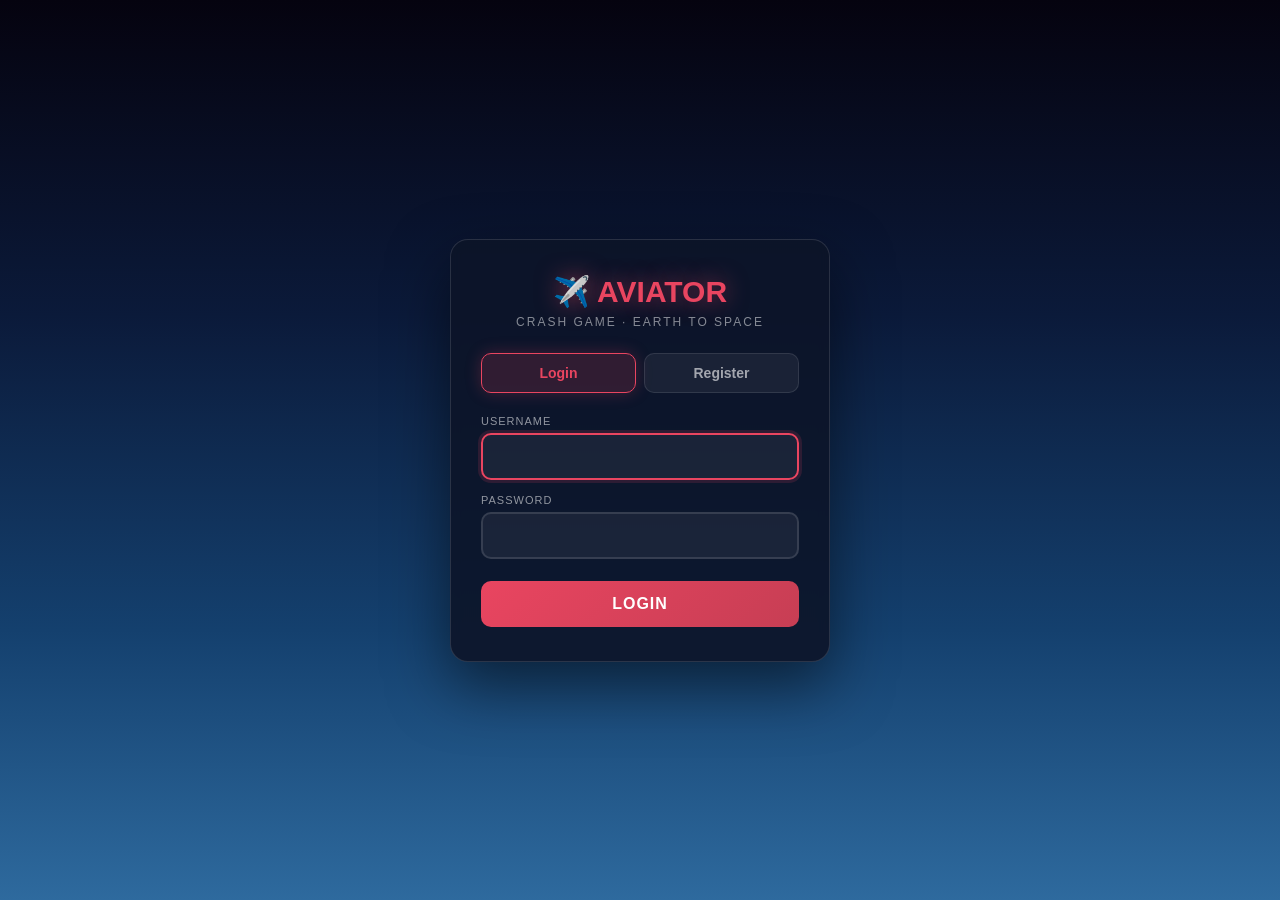
<file: index.html>
<!DOCTYPE html>
<html lang="en">
<head>
    <meta charset="UTF-8">
    <meta name="viewport" content="width=device-width, initial-scale=1.0">
    <title>Aviator - Crash Game</title>
    <link rel="stylesheet" href="css/style.css">
</head>
<body>
    <div class="game-container">
        <!-- ===================== HEADER ===================== -->
        <header class="header">
            <div class="logo">✈️ AVIATOR</div>
            <div class="header-right">
                <span class="player-chip">
                    <span id="playerNameLabel">Player</span>
                    <button class="edit-name" onclick="openNameModal()" title="Edit name">✎</button>
                </span>
                <button class="icon-btn" id="soundBtn" onclick="toggleSound()" title="Toggle sound">🔊</button>
                <button class="btn btn-small btn-cancel" onclick="logout()">Logout</button>
                <div class="balance">Balance: $<span id="balance">0.00</span></div>
                <button class="btn btn-small btn-deposit" onclick="openWallet('deposit')">Deposit</button>
                <button class="btn btn-small btn-withdraw" id="withdrawBtn" onclick="openWallet('withdraw')">Withdraw</button>
            </div>
        </header>

        <!-- ===================== GAME + SIDE PANEL ===================== -->
        <div class="main-row">
            <div class="game-area" id="gameArea">
                <div class="sky"></div>
                <div class="sun"></div>
                <div class="clouds" id="clouds"></div>
                <div class="stars" id="stars"></div>
                <div class="ground"></div>

                <div class="mountain ridge-back" style="left: 6%;"></div>
                <div class="mountain ridge-back" style="left: 30%;"></div>
                <div class="mountain ridge-back" style="left: 55%;"></div>
                <div class="mountain ridge-back" style="left: 78%;"></div>

                <div class="mountain ridge-front" style="left: 16%;"></div>
                <div class="mountain ridge-front" style="left: 44%;"></div>
                <div class="mountain ridge-front" style="left: 68%;"></div>
                <div class="mountain ridge-front" style="left: 88%;"></div>

                <svg class="flight-svg" id="flightSvg">
                    <polyline class="guide-line" id="guideLine" points=""/>
                </svg>

                <div class="round-info" id="roundInfo"></div>

                <div class="chips" id="chips"></div>
                <div class="auto-line" id="autoLine"></div>

                <div class="plane-container" id="plane">
                    <div class="plane">
                        <svg class="jet" viewBox="0 0 160 64" xmlns="http://www.w3.org/2000/svg" aria-label="JF-17 Thunder">
                            <path class="jet-wing" d="M102 32 L64 7 L38 29 L38 32 Z"/>
                            <path class="jet-wing" d="M102 32 L64 57 L38 35 L38 32 Z"/>
                            <path class="jet-tail" d="M40 32 L24 20 L12 30 Z"/>
                            <path class="jet-tail" d="M40 32 L24 44 L12 34 Z"/>
                            <path class="jet-fin" d="M36 32 L27 14 L12 24 L12 32 Z"/>
                            <path class="jet-body" d="M152 32 L140 26 L120 23 L28 25 L9 32 L28 39 L120 41 L140 38 Z"/>
                            <ellipse class="jet-canopy" cx="116" cy="32" rx="11" ry="4.2"/>
                            <path class="jet-intake" d="M144 32 L136 35 L136 38 L146 36 Z"/>
                            <line class="jet-line" x1="100" y1="32" x2="60" y2="32"/>
                            <line class="jet-line" x1="84" y1="26" x2="64" y2="10"/>
                            <line class="jet-line" x1="84" y1="38" x2="64" y2="54"/>
                        </svg>
                    </div>
                    <div class="trail"></div>
                    <div class="explosion" id="explosion">💥</div>
                </div>

                <div class="multiplier-display waiting" id="multiplier"></div>
                <div class="message" id="message"></div>
            </div>

            <div class="side-panel">
                <div class="panel-tabs">
                    <button class="tab active" data-tab="live" onclick="switchPanel('live')">Live</button>
                    <button class="tab" data-tab="history" onclick="switchPanel('history')">Rounds</button>
                </div>
                <div class="panel-content" id="panelLive">
                    <div class="feed" id="liveFeed"></div>
                </div>
                <div class="panel-content hidden" id="panelHistory">
                    <div class="rounds-list" id="roundsList"></div>
                </div>
            </div>
        </div>

        <!-- ===================== CONTROLS ===================== -->
        <div class="controls">
            <div class="bet-section">
                <div class="input-group">
                    <label>Bet Amount</label>
                    <input type="number" id="betAmount" value="10.00" min="1" step="1">
                </div>

                <div class="auto-cashout">
                    <input type="checkbox" id="autoCashoutCheck">
                    <label for="autoCashoutCheck">Auto cashout at</label>
                    <input type="number" id="autoCashoutValue" value="2.00" min="1.01" step="0.01">
                </div>

                <button class="btn btn-bet" id="betBtn" onclick="placeBet()">Place Bet</button>
                <button class="btn btn-cancel" id="cancelBetBtn" onclick="cancelBet()" disabled>Cancel</button>
                <button class="btn btn-cashout" id="cashoutBtn" onclick="cashOut()" disabled>Cash Out</button>
            </div>
            <div class="round-status" id="roundStatus">Waiting for the next round…</div>
        </div>
    </div>

    <!-- ===================== NAME MODAL ===================== -->
    <div class="modal-overlay" id="nameModal">
        <div class="modal">
            <h2>👋 Welcome to Aviator</h2>
            <p class="hint">Choose a display name. Your starting balance is $1,000.00.</p>
            <div class="input-group">
                <label>Player Name</label>
                <input type="text" id="nameInput" maxlength="16" placeholder="Enter your name">
            </div>
            <div class="modal-buttons">
                <button class="btn btn-bet" onclick="saveName()">Start Playing</button>
            </div>
        </div>
    </div>

    <!-- ===================== WALLET MODAL ===================== -->
    <div class="modal-overlay" id="walletModal">
        <div class="modal">
            <div class="modal-head">
                <h2>💳 Wallet</h2>
                <button class="modal-close" onclick="closeModal('walletModal')">✕</button>
            </div>
            <p class="hint">Deposits and withdrawals require <b>admin approval</b> before they affect your balance.</p>

            <div class="wallet-stats">
                <div class="wallet-stat">
                    <div class="label">Available Balance</div>
                    <div class="value" id="walletBalance">$0.00</div>
                </div>
                <div class="wallet-stat">
                    <div class="label">Pending Deposit</div>
                    <div class="value pending" id="walletPendingDeposit">$0.00</div>
                </div>
                <div class="wallet-stat">
                    <div class="label">Pending Withdraw</div>
                    <div class="value pending" id="walletPendingWithdraw">$0.00</div>
                </div>
            </div>

            <div class="input-group">
                <label>Amount</label>
                <input type="number" id="walletAmount" min="1" step="1" placeholder="0.00">
            </div>
            <div class="modal-buttons">
                <button class="btn btn-deposit" id="walletDepositBtn" onclick="requestDeposit()">Request Deposit</button>
                <button class="btn btn-withdraw" id="walletWithdrawBtn" onclick="requestWithdraw()">Request Withdrawal</button>
            </div>

            <div class="tx-list">
                <h3>Transaction History</h3>
                <div id="walletTxList"></div>
            </div>
        </div>
    </div>

    <div class="toasts" id="toasts"></div>

    <script src="js/music.js"></script>
    <script src="js/game.js"></script>
</body>
</html>
</file>
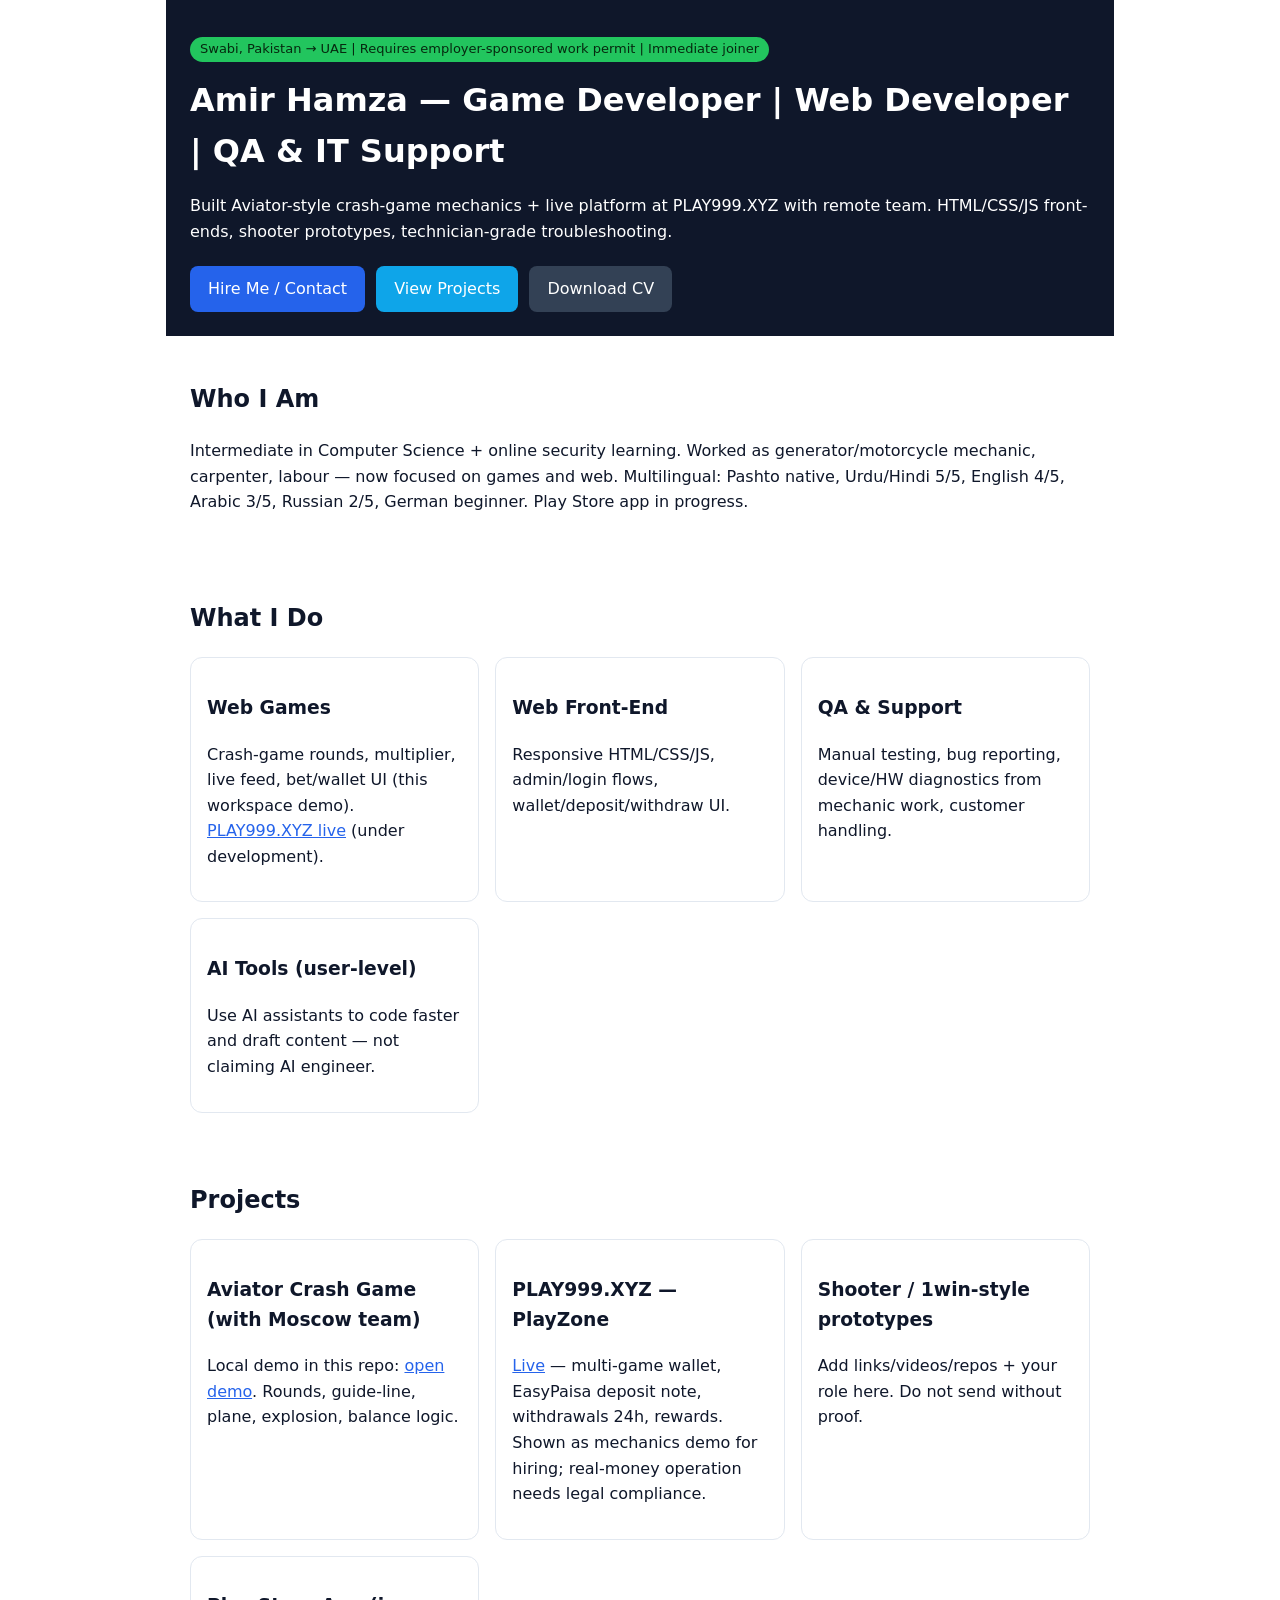
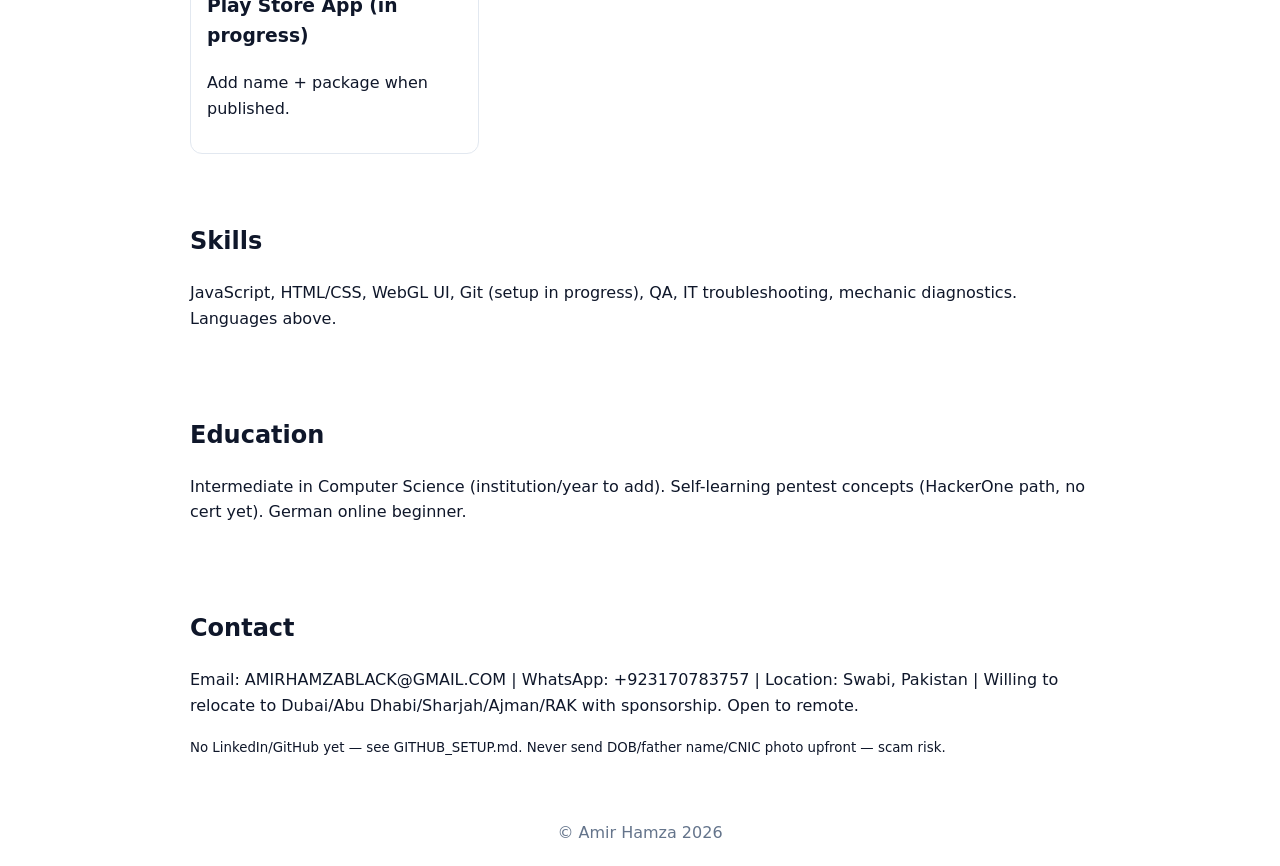
<file: portfolio/index.html>
<!DOCTYPE html>
<html lang="en">
<head>
<meta charset="UTF-8">
<meta name="viewport" content="width=device-width, initial-scale=1.0">
<title>Amir Hamza — Game Developer | Web Developer | QA & IT Support</title>
<meta name="description" content="Amir Hamza (Swabi, Pakistan) — Web game developer (Aviator-style crash games, PLAY999.XYZ), HTML/CSS/JS, shooter prototypes, QA & IT Support. Open to UAE employer-sponsored roles.">
<meta property="og:title" content="Amir Hamza — Game & Web Developer">
<meta property="og:description" content="Live game mechanics + web front-ends. Pakistan → UAE with work permit sponsorship.">
<meta property="og:type" content="website">
<script type="application/ld+json">{"@context":"https://schema.org","@type":"Person","name":"Amir Hamza","jobTitle":"Game Developer, Web Developer","address":{"@type":"PostalAddress","addressLocality":"Swabi","addressCountry":"PK"},"email":"mailto:AMIRHAMZABLACK@GMAIL.COM","knowsAbout":["JavaScript","HTML","CSS","WebGL","Game QA","IT Support"]}</script>
<style>body{font-family:system-ui,Arial;margin:0;line-height:1.6;color:#0f172a}header,section{max-width:900px;margin:auto;padding:24px}header{background:#0f172a;color:#fff}h1{margin:0}.badge{display:inline-block;background:#22c55e;color:#06290f;padding:2px 10px;border-radius:20px;font-size:13px}.grid{display:grid;grid-template-columns:repeat(auto-fit,minmax(240px,1fr));gap:16px}.card{border:1px solid #e2e8f0;border-radius:12px;padding:16px}a{color:#2563eb}.btn{display:inline-block;background:#2563eb;color:#fff;padding:10px 18px;border-radius:8px;text-decoration:none;margin:6px 6px 0 0}footer{text-align:center;padding:20px;color:#64748b}</style>
</head>
<body>
<header>
<p class="badge">Swabi, Pakistan → UAE | Requires employer-sponsored work permit | Immediate joiner</p>
<h1>Amir Hamza — Game Developer | Web Developer | QA & IT Support</h1>
<p>Built Aviator-style crash-game mechanics + live platform at PLAY999.XYZ with remote team. HTML/CSS/JS front-ends, shooter prototypes, technician-grade troubleshooting.</p>
<a class="btn" href="#contact">Hire Me / Contact</a>
<a class="btn" style="background:#0ea5e9" href="#projects">View Projects</a>
<a class="btn" style="background:#334155" href="../cv/MASTER_CV.md">Download CV</a>
</header>
<section><h2>Who I Am</h2><p>Intermediate in Computer Science + online security learning. Worked as generator/motorcycle mechanic, carpenter, labour — now focused on games and web. Multilingual: Pashto native, Urdu/Hindi 5/5, English 4/5, Arabic 3/5, Russian 2/5, German beginner. Play Store app in progress.</p></section>
<section><h2>What I Do</h2><div class="grid">
<div class="card"><h3>Web Games</h3><p>Crash-game rounds, multiplier, live feed, bet/wallet UI (this workspace demo). <a href="https://play999.xyz">PLAY999.XYZ live</a> (under development).</p></div>
<div class="card"><h3>Web Front-End</h3><p>Responsive HTML/CSS/JS, admin/login flows, wallet/deposit/withdraw UI.</p></div>
<div class="card"><h3>QA & Support</h3><p>Manual testing, bug reporting, device/HW diagnostics from mechanic work, customer handling.</p></div>
<div class="card"><h3>AI Tools (user-level)</h3><p>Use AI assistants to code faster and draft content — not claiming AI engineer.</p></div>
</div></section>
<section id="projects"><h2>Projects</h2><div class="grid">
<div class="card"><h3>Aviator Crash Game (with Moscow team)</h3><p>Local demo in this repo: <a href="../index.html">open demo</a>. Rounds, guide-line, plane, explosion, balance logic.</p></div>
<div class="card"><h3>PLAY999.XYZ — PlayZone</h3><p><a href="https://play999.xyz">Live</a> — multi-game wallet, EasyPaisa deposit note, withdrawals 24h, rewards. Shown as mechanics demo for hiring; real-money operation needs legal compliance.</p></div>
<div class="card"><h3>Shooter / 1win-style prototypes</h3><p>Add links/videos/repos + your role here. Do not send without proof.</p></div>
<div class="card"><h3>Play Store App (in progress)</h3><p>Add name + package when published.</p></div>
</div></section>
<section><h2>Skills</h2><p>JavaScript, HTML/CSS, WebGL UI, Git (setup in progress), QA, IT troubleshooting, mechanic diagnostics. Languages above.</p></section>
<section><h2>Education</h2><p>Intermediate in Computer Science (institution/year to add). Self-learning pentest concepts (HackerOne path, no cert yet). German online beginner.</p></section>
<section id="contact"><h2>Contact</h2><p>Email: AMIRHAMZABLACK@GMAIL.COM | WhatsApp: +923170783757 | Location: Swabi, Pakistan | Willing to relocate to Dubai/Abu Dhabi/Sharjah/Ajman/RAK with sponsorship. Open to remote.</p><p><small>No LinkedIn/GitHub yet — see GITHUB_SETUP.md. Never send DOB/father name/CNIC photo upfront — scam risk.</small></p></section>
<footer>© Amir Hamza 2026</footer>
</body>
</html>
</file>
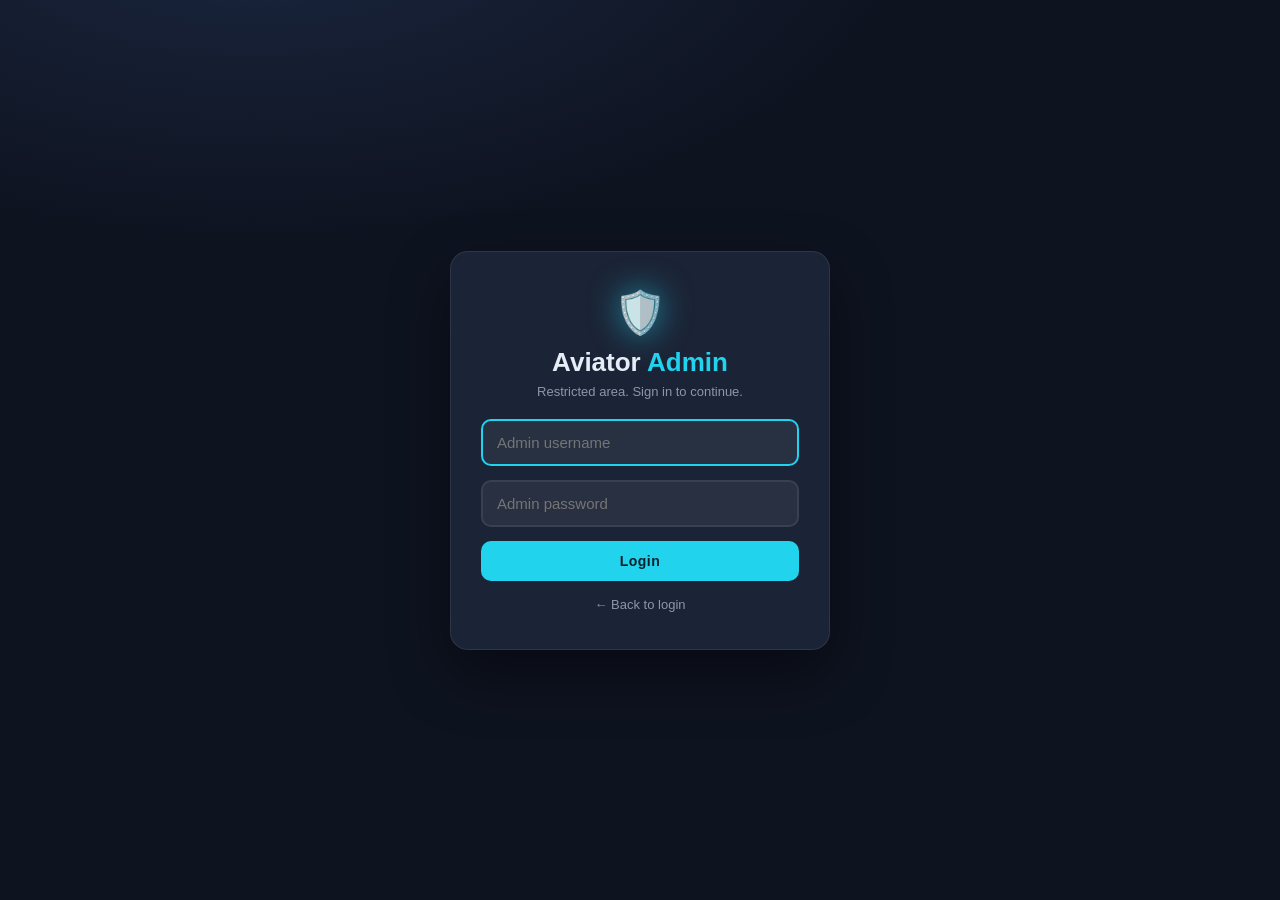
<file: admin.html>
<!DOCTYPE html>
<html lang="en">
<head>
    <meta charset="UTF-8">
    <meta name="viewport" content="width=device-width, initial-scale=1.0">
    <title>Aviator - Admin Portal</title>
    <link rel="stylesheet" href="css/admin.css">
</head>
<body>
    <!-- ===================== LOGIN SCREEN ===================== -->
    <div class="login-screen" id="loginScreen">
        <div class="login-card">
            <div class="login-logo">🛡️</div>
            <h1>Aviator <span>Admin</span></h1>
            <p class="hint">Restricted area. Sign in to continue.</p>
            <input type="text" id="loginUser" placeholder="Admin username" autocomplete="username" spellcheck="false">
            <input type="password" id="loginPass" placeholder="Admin password" autocomplete="current-password">
            <button class="btn btn-primary btn-block" onclick="login()">Login</button>
            <a class="back-link" href="login.html">← Back to login</a>
        </div>
    </div>

    <!-- ===================== DASHBOARD ===================== -->
    <div class="dashboard hidden" id="dashboard">
        <header class="topbar">
            <div class="brand">🛡️ AVIATOR <span>Admin Panel</span></div>
            <div class="topbar-right">
                <span class="live-badge"><span class="dot"></span> Live</span>
                <span class="player-chip">Player: <b id="playerNameLabel">—</b></span>
                <a class="btn btn-ghost" href="login.html">Back to Login</a>
                <button class="btn btn-danger" onclick="logout()">Logout</button>
            </div>
        </header>

        <main class="container">
            <div class="stats-grid" id="statsGrid"></div>

            <nav class="tabs">
                <button class="tab active" data-tab="pending" onclick="switchTab('pending')">Pending Approvals</button>
                <button class="tab" data-tab="history" onclick="switchTab('history')">Transaction History</button>
                <button class="tab" data-tab="settings" onclick="switchTab('settings')">Settings</button>
            </nav>

            <!-- Pending approvals -->
            <section class="tab-panel active" id="panel-pending">
                <div class="two-col">
                    <div class="card">
                        <h3>💵 Deposit Requests</h3>
                        <div id="depositList"></div>
                    </div>
                    <div class="card">
                        <h3>🏧 Withdrawal Requests</h3>
                        <div id="withdrawList"></div>
                    </div>
                </div>
            </section>

            <!-- Transaction history -->
            <section class="tab-panel" id="panel-history">
                <div class="card">
                    <h3>All Transactions</h3>
                    <div class="table-wrap">
                        <table class="tx-table">
                            <thead>
                                <tr>
                                    <th>Date</th>
                                    <th>Player</th>
                                    <th>Type</th>
                                    <th>Amount</th>
                                    <th>Status</th>
                                </tr>
                            </thead>
                            <tbody id="txBody"></tbody>
                        </table>
                    </div>
                </div>
            </section>

            <!-- Settings -->
            <section class="tab-panel" id="panel-settings">
                <div class="two-col">
                    <div class="card">
                        <h3>🔑 Change Password</h3>
                        <label>Current Password</label>
                        <input type="password" id="curPass" placeholder="Current password" autocomplete="off">
                        <label>New Password</label>
                        <input type="password" id="newPass" placeholder="New password (min 4 characters)" autocomplete="off">
                        <button class="btn btn-primary" onclick="changePassword()">Change Password</button>
                    </div>
                    <div class="card">
                        <h3>🛠 Tools</h3>
                        <button class="btn btn-success btn-block" onclick="grantBonus()">Grant $1,000 Bonus</button>
                        <button class="btn btn-danger btn-block" onclick="resetAllData()">Reset All Data</button>
                        <p class="hint">A bonus is added to the player's balance immediately. Reset wipes every saved value (profile, transactions, admin password).</p>
                    </div>
                </div>
            </section>
        </main>
    </div>

    <div class="toasts" id="toasts"></div>

    <script src="js/admin.js"></script>
</body>
</html>
</file>
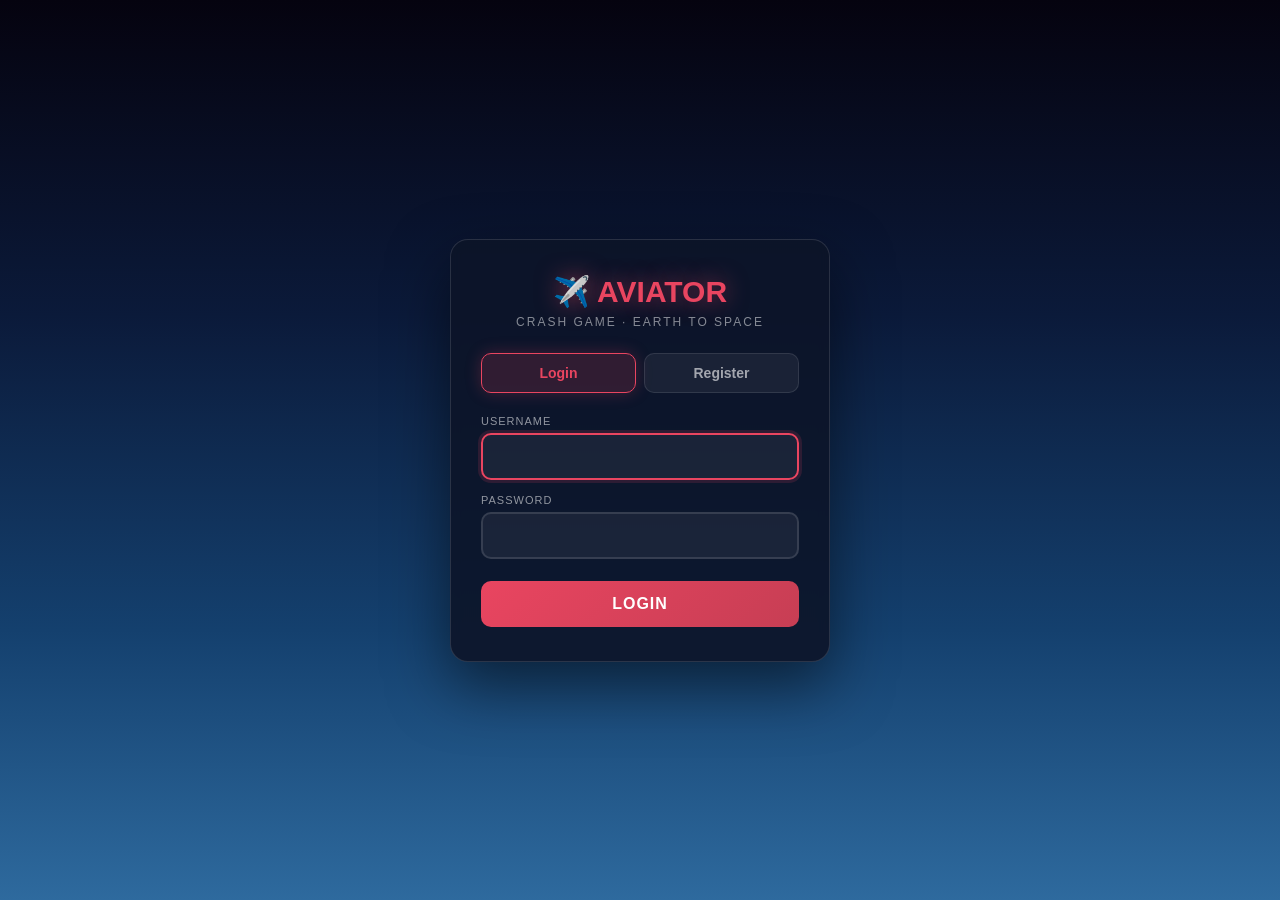
<file: login.html>
<!DOCTYPE html>
<html lang="en">
<head>
    <meta charset="UTF-8">
    <meta name="viewport" content="width=device-width, initial-scale=1.0">
    <title>Aviator - Login</title>
    <link rel="stylesheet" href="css/login.css">
</head>
<body>
    <div class="login-wrap">
        <div class="login-card">
            <div class="brand">✈️ AVIATOR</div>
            <p class="tagline">Crash game · earth to space</p>

            <div class="mode-tabs">
                <button class="mode-tab active" id="tabLogin" onclick="switchMode('login')">Login</button>
                <button class="mode-tab" id="tabRegister" onclick="switchMode('register')">Register</button>
            </div>

            <div class="field">
                <label for="username">Username</label>
                <input type="text" id="username" autocomplete="username" spellcheck="false">
            </div>

            <div class="field">
                <label for="password">Password</label>
                <input type="password" id="password" autocomplete="current-password">
            </div>

            <div class="field hidden" id="confirmField">
                <label for="confirm">Confirm Password</label>
                <input type="password" id="confirm" autocomplete="new-password">
            </div>

            <button class="btn btn-login" id="loginBtn">Login</button>
        </div>
    </div>

    <div class="toasts" id="toasts"></div>

    <script src="js/login.js"></script>
</body>
</html>
</file>
<file: css/style.css>
/* ============================================================
   AVIATOR GAME STYLES
   Shared look for the game page (index.html).
   The admin panel has its own stylesheet (css/admin.css).
   ============================================================ */

* {
    margin: 0;
    padding: 0;
    box-sizing: border-box;
}

body {
    font-family: 'Segoe UI', Tahoma, Geneva, Verdana, sans-serif;
    background: linear-gradient(135deg, #1a1a2e 0%, #16213e 50%, #0f3460 100%);
    min-height: 100vh;
    color: #fff;
}

.game-container {
    max-width: 1200px;
    margin: 0 auto;
    padding: 14px 16px 20px;
    display: flex;
    flex-direction: column;
    min-height: 100vh;
}

/* ---------- Header ---------- */
.header {
    display: flex;
    justify-content: space-between;
    align-items: center;
    padding: 10px 0;
    border-bottom: 2px solid rgba(255, 255, 255, 0.1);
    gap: 10px;
    flex-wrap: wrap;
}

.logo {
    font-size: 26px;
    font-weight: bold;
    color: #e94560;
    text-shadow: 0 0 20px rgba(233, 69, 96, 0.5);
}

.header-right {
    display: flex;
    align-items: center;
    gap: 10px;
    flex-wrap: wrap;
}

.player-chip {
    display: flex;
    align-items: center;
    gap: 4px;
    background: rgba(255, 255, 255, 0.1);
    padding: 7px 12px;
    border-radius: 20px;
    font-size: 13px;
    font-weight: 600;
}

.edit-name {
    background: none;
    border: none;
    color: rgba(255, 255, 255, 0.6);
    cursor: pointer;
    font-size: 12px;
    padding: 0;
}

.edit-name:hover { color: #fff; }

.icon-btn {
    display: inline-flex;
    align-items: center;
    justify-content: center;
    background: rgba(255, 255, 255, 0.1);
    border: none;
    color: #fff;
    width: 34px;
    height: 34px;
    border-radius: 8px;
    cursor: pointer;
    font-size: 16px;
    text-decoration: none;
    transition: background 0.2s;
}

.icon-btn:hover { background: rgba(255, 255, 255, 0.25); }

.balance {
    background: rgba(255, 255, 255, 0.1);
    padding: 8px 18px;
    border-radius: 25px;
    font-size: 15px;
    white-space: nowrap;
}

.balance span {
    color: #4ecca3;
    font-weight: bold;
}

.btn {
    padding: 13px 28px;
    border: none;
    border-radius: 10px;
    font-size: 15px;
    font-weight: bold;
    cursor: pointer;
    text-transform: uppercase;
    letter-spacing: 1px;
    transition: all 0.2s;
}

.btn:disabled {
    opacity: 0.5;
    cursor: not-allowed;
}

.btn-small {
    padding: 9px 16px;
    font-size: 12px;
    border-radius: 8px;
}

.btn-deposit {
    background: linear-gradient(135deg, #4ecca3, #38b48b);
    color: #000;
}

.btn-deposit:hover:not(:disabled) {
    box-shadow: 0 0 18px rgba(78, 204, 163, 0.6);
}

.btn-withdraw {
    background: linear-gradient(135deg, #f0b429, #d98f0f);
    color: #000;
}

.btn-withdraw:hover:not(:disabled) {
    box-shadow: 0 0 18px rgba(240, 180, 41, 0.6);
}

.btn-bet {
    background: linear-gradient(135deg, #4ecca3, #38b48b);
    color: #000;
}

.btn-bet:hover:not(:disabled) {
    transform: scale(1.03);
    box-shadow: 0 0 25px rgba(78, 204, 163, 0.6);
}

.btn-cancel {
    background: linear-gradient(135deg, #7f8ea3, #5c6b80);
    color: #fff;
}

.btn-cancel:hover:not(:disabled) {
    box-shadow: 0 0 18px rgba(127, 142, 163, 0.6);
}

.btn-cashout {
    background: linear-gradient(135deg, #e94560, #c73e54);
    color: #fff;
}

.btn-cashout:hover:not(:disabled) {
    transform: scale(1.03);
    box-shadow: 0 0 25px rgba(233, 69, 96, 0.6);
}

/* ---------- Main row ---------- */
.main-row {
    display: flex;
    gap: 14px;
    margin-top: 14px;
    flex: 1;
}

.game-area {
    flex: 1;
    position: relative;
    min-height: 480px;
    overflow: hidden;
    border-radius: 16px;
    border: 1px solid rgba(255, 255, 255, 0.08);
}

.sky {
    position: absolute;
    inset: 0;
    background: linear-gradient(180deg,
        #04030e 0%,
        #0a1533 22%,
        #0f2b52 45%,
        #2c6391 66%,
        #7ba7c9 80%,
        #f7c978 92%,
        #f29a54 100%);
}

.sun {
    position: absolute;
    left: 12%;
    bottom: 16%;
    width: 130px;
    height: 130px;
    border-radius: 50%;
    background: radial-gradient(circle, #fff7d6 0%, #ffd36b 38%, rgba(255, 180, 70, 0.55) 62%, rgba(255, 150, 60, 0) 72%);
    z-index: 1;
    filter: blur(0.5px);
}

.clouds { position: absolute; inset: 0; z-index: 2; pointer-events: none; }

.cloud {
    position: absolute;
    width: 160px;
    height: 42px;
    background: radial-gradient(ellipse at 30% 50%, rgba(255, 255, 255, 0.85) 0%, rgba(255, 255, 255, 0.4) 45%, rgba(255, 255, 255, 0) 70%);
    border-radius: 50%;
    animation: drift 60s linear infinite;
}

.cloud::before,
.cloud::after {
    content: '';
    position: absolute;
    background: inherit;
    border-radius: 50%;
}

.cloud::before {
    width: 90px;
    height: 46px;
    left: 28px;
    top: -18px;
}

.cloud::after {
    width: 70px;
    height: 34px;
    left: 78px;
    top: -12px;
}

@keyframes drift {
    from { transform: translateX(-220px); }
    to { transform: translateX(calc(100vw + 220px)); }
}

.stars { position: absolute; inset: 0; z-index: 2; }

.star {
    position: absolute;
    background: #fff;
    border-radius: 50%;
    animation: twinkle 2s infinite;
}

@keyframes twinkle {
    0%, 100% { opacity: 0.3; }
    50% { opacity: 1; }
}

.ground {
    position: absolute;
    bottom: 0;
    left: 0;
    right: 0;
    height: 52px;
    background: linear-gradient(180deg, #243a28 0%, #0e1a10 100%);
    border-top: 3px solid rgba(255, 255, 255, 0.12);
    z-index: 3;
}

.mountain {
    position: absolute;
    bottom: 52px;
    border-left: 80px solid transparent;
    border-right: 80px solid transparent;
    opacity: 0.9;
    z-index: 2;
}

.mountain.ridge-back {
    border-bottom: 130px solid #162a44;
    transform: scaleX(1.4);
}

.mountain.ridge-front {
    border-bottom: 92px solid #0e1e33;
    transform: scaleX(1.1);
}

.flight-svg {
    position: absolute;
    inset: 0;
    width: 100%;
    height: 100%;
    pointer-events: none;
    z-index: 4;
}

.guide-line {
    fill: none;
    stroke: rgba(78, 204, 163, 0.35);
    stroke-width: 2;
    stroke-dasharray: 4 7;
}

/* ---------- HUD ---------- */
.round-info {
    position: absolute;
    top: 12px;
    left: 12px;
    right: 12px;
    display: flex;
    gap: 14px;
    flex-wrap: wrap;
    align-items: center;
    font-size: 13px;
    color: rgba(255, 255, 255, 0.85);
    background: rgba(0, 0, 0, 0.35);
    border-radius: 10px;
    padding: 8px 14px;
    z-index: 15;
}

.round-info span { display: inline-flex; align-items: center; gap: 6px; }

.round-info b { color: #ffd700; }

.live-dot {
    width: 8px;
    height: 8px;
    border-radius: 50%;
    background: #e94560;
    display: inline-block;
    animation: pulse 1s infinite;
}

@keyframes pulse {
    0%, 100% { opacity: 1; }
    50% { opacity: 0.3; }
}

.multiplier-display {
    position: absolute;
    top: 50%;
    left: 50%;
    transform: translate(-50%, -50%);
    font-size: 64px;
    font-weight: bold;
    text-shadow: 0 0 40px rgba(233, 69, 96, 0.8);
    z-index: 10;
    transition: color 0.3s;
}

.multiplier-display.crashed {
    color: #e94560;
    animation: shake 0.5s;
}

.multiplier-display.flying { color: #4ecca3; }
.multiplier-display.waiting { color: #ffd700; }

@keyframes shake {
    0%, 100% { transform: translate(-50%, -50%); }
    25% { transform: translate(-48%, -50%); }
    75% { transform: translate(-52%, -50%); }
}

.plane-container {
    position: absolute;
    left: 60px;
    bottom: 90px;
    z-index: 6;
}

.plane {
    position: relative;
}

.jet {
    display: block;
    width: 96px;
    filter: drop-shadow(0 0 10px rgba(233, 69, 96, 0.55));
}

.jet-body { fill: #e23b3b; stroke: #7d1212; stroke-width: 1.6; stroke-linejoin: round; }
.jet-wing { fill: #d03434; stroke: #7d1212; stroke-width: 1.4; stroke-linejoin: round; }
.jet-tail { fill: #b82727; stroke: #7d1212; stroke-width: 1.4; stroke-linejoin: round; }
.jet-fin { fill: #b82727; stroke: #7d1212; stroke-width: 1.4; stroke-linejoin: round; }
.jet-canopy { fill: #ff9b9b; stroke: #7d1212; stroke-width: 1.2; opacity: 0.9; }
.jet-intake { fill: #5c0e0e; stroke: #7d1212; stroke-width: 1.2; }
.jet-line { stroke: rgba(90, 10, 10, 0.55); stroke-width: 1; stroke-linecap: round; }

.trail {
    position: absolute;
    left: -4px;
    top: 50%;
    width: 120px;
    height: 5px;
    background: linear-gradient(270deg, rgba(233, 69, 96, 0.6) 0%, rgba(233, 69, 96, 0) 100%);
    opacity: 0.9;
    border-radius: 3px;
}

.explosion {
    position: absolute;
    top: 50%;
    left: 50%;
    transform: translate(-50%, -50%) scale(0);
    font-size: 58px;
    opacity: 0;
    pointer-events: none;
    z-index: 10;
    filter: drop-shadow(0 0 20px rgba(255, 120, 40, 0.95));
}

.explosion.boom {
    animation: boom 0.55s ease-out forwards;
}

@keyframes boom {
    0% { transform: translate(-50%, -50%) scale(0.2); opacity: 1; }
    100% { transform: translate(-50%, -50%) scale(2.6); opacity: 0; }
}

.chips { position: absolute; inset: 0; z-index: 8; pointer-events: none; }

.chip {
    position: absolute;
    transform: translate(-50%, -50%);
    background: rgba(0, 0, 0, 0.6);
    border: 1px solid rgba(255, 255, 255, 0.3);
    border-radius: 20px;
    padding: 3px 10px;
    font-size: 11px;
    display: flex;
    flex-direction: column;
    align-items: center;
    line-height: 1.1;
    opacity: 0;
    transition: opacity 0.4s;
    white-space: nowrap;
}

.chip.show { opacity: 1; }

.chip b { color: #4ecca3; font-size: 11px; }
.chip span { color: #ffd700; font-size: 10px; }

.chip.chip-self {
    border-color: #4ecca3;
    box-shadow: 0 0 12px rgba(78, 204, 163, 0.8);
}

.chip.crash-chip { border-color: #e94560; background: rgba(233, 69, 96, 0.5); }
.chip.crash-chip b { color: #fff; }

.auto-line {
    position: absolute;
    width: 2px;
    bottom: 80px;
    background: repeating-linear-gradient(180deg, #e94560 0 4px, transparent 4px 8px);
    opacity: 0.6;
    display: none;
    z-index: 7;
    pointer-events: none;
}

.message {
    position: absolute;
    top: 30%;
    left: 50%;
    transform: translate(-50%, -50%);
    font-size: 22px;
    font-weight: bold;
    z-index: 20;
    text-align: center;
    opacity: 0;
    transition: opacity 0.3s;
    pointer-events: none;
}

.message.show { opacity: 1; }

.win-message {
    color: #4ecca3;
    text-shadow: 0 0 20px rgba(78, 204, 163, 0.8);
}

.lose-message {
    color: #e94560;
    text-shadow: 0 0 20px rgba(233, 69, 96, 0.8);
}

.particle {
    position: absolute;
    width: 4px;
    height: 4px;
    background: #e94560;
    border-radius: 50%;
    pointer-events: none;
    animation: particle-fade 1s forwards;
}

@keyframes particle-fade {
    0% { opacity: 1; transform: scale(1) translate(0, 0); }
    100% { opacity: 0; transform: scale(0) translate(var(--tx, 0px), var(--ty, -50px)); }
}

/* ---------- Side panel ---------- */
.side-panel {
    width: 300px;
    min-height: 480px;
    max-height: 480px;
    display: flex;
    flex-direction: column;
    background: rgba(0, 0, 0, 0.3);
    border-radius: 16px;
    border: 1px solid rgba(255, 255, 255, 0.08);
    overflow: hidden;
}

.panel-tabs {
    display: flex;
    border-bottom: 1px solid rgba(255, 255, 255, 0.1);
}

.tab {
    flex: 1;
    padding: 12px;
    background: none;
    border: none;
    color: rgba(255, 255, 255, 0.6);
    font-size: 13px;
    font-weight: bold;
    cursor: pointer;
    text-transform: uppercase;
    letter-spacing: 1px;
    transition: all 0.2s;
}

.tab.active {
    color: #4ecca3;
    background: rgba(78, 204, 163, 0.08);
    border-bottom: 2px solid #4ecca3;
}

.panel-content {
    flex: 1;
    overflow-y: auto;
    padding: 10px;
}

.panel-content.hidden { display: none; }

.feed-item {
    padding: 8px 10px;
    border-radius: 8px;
    font-size: 12px;
    margin-bottom: 6px;
    background: rgba(255, 255, 255, 0.05);
    animation: slide-in 0.3s;
}

@keyframes slide-in {
    from { opacity: 0; transform: translateY(-6px); }
    to { opacity: 1; transform: translateY(0); }
}

.feed-name { color: #4ecca3; font-weight: 600; }
.feed-mult { color: #ffd700; font-weight: bold; }
.feed-item b { color: #fff; }

.round-item {
    display: flex;
    justify-content: space-between;
    padding: 7px 10px;
    font-size: 12px;
    border-bottom: 1px solid rgba(255, 255, 255, 0.06);
}

.round-item span:first-child { color: rgba(255, 255, 255, 0.5); }

.round-item .high { color: #4ecca3; font-weight: bold; }
.round-item .low { color: #e94560; font-weight: bold; }

/* ---------- Controls ---------- */
.controls {
    padding: 14px;
    background: rgba(0, 0, 0, 0.3);
    border-radius: 15px;
    margin-top: 14px;
}

.bet-section {
    display: flex;
    gap: 12px;
    align-items: flex-end;
    justify-content: center;
    flex-wrap: wrap;
}

.input-group {
    display: flex;
    flex-direction: column;
    gap: 5px;
}

.input-group label {
    font-size: 11px;
    color: rgba(255, 255, 255, 0.6);
    text-transform: uppercase;
}

.input-group input {
    padding: 12px 14px;
    border: 2px solid rgba(255, 255, 255, 0.2);
    border-radius: 10px;
    background: rgba(255, 255, 255, 0.1);
    color: #fff;
    font-size: 15px;
    width: 140px;
    outline: none;
    transition: border-color 0.3s;
}

.input-group input:focus { border-color: #e94560; }
.input-group input:disabled { opacity: 0.5; }

.auto-cashout {
    display: flex;
    align-items: center;
    gap: 8px;
    background: rgba(255, 255, 255, 0.1);
    padding: 9px 14px;
    border-radius: 10px;
    align-self: center;
}

.auto-cashout label { font-size: 12px; color: rgba(255, 255, 255, 0.8); white-space: nowrap; }

.auto-cashout input[type="checkbox"] {
    width: 18px;
    height: 18px;
    cursor: pointer;
}

.auto-cashout input[type="number"] {
    width: 70px;
    padding: 6px 8px;
    border: 2px solid rgba(255, 255, 255, 0.2);
    border-radius: 8px;
    background: rgba(255, 255, 255, 0.1);
    color: #fff;
    font-size: 14px;
    outline: none;
}

.round-status {
    margin-top: 10px;
    text-align: center;
    font-size: 13px;
    color: rgba(255, 255, 255, 0.7);
    min-height: 18px;
}

.round-status b { color: #4ecca3; }

/* ---------- Modals ---------- */
.modal-overlay {
    position: fixed;
    inset: 0;
    background: rgba(0, 0, 0, 0.75);
    display: flex;
    align-items: center;
    justify-content: center;
    z-index: 100;
    opacity: 0;
    visibility: hidden;
    transition: opacity 0.25s, visibility 0.25s;
    padding: 20px;
}

.modal-overlay.open { opacity: 1; visibility: visible; }

.modal {
    background: linear-gradient(160deg, #1e2a4a, #16213e);
    border: 1px solid rgba(255, 255, 255, 0.12);
    border-radius: 16px;
    padding: 24px;
    width: 100%;
    max-width: 420px;
    max-height: 90vh;
    overflow-y: auto;
    transform: scale(0.95);
    transition: transform 0.25s;
}

.modal-overlay.open .modal { transform: scale(1); }

.modal h2 { margin-bottom: 14px; font-size: 22px; }
.modal p.hint { font-size: 12px; color: rgba(255, 255, 255, 0.6); margin-bottom: 16px; }

.modal .input-group { margin-bottom: 12px; }

.modal .input-group input { width: 100%; }

.modal-buttons {
    display: flex;
    gap: 10px;
    margin-top: 14px;
}

.modal-buttons .btn { flex: 1; }

.modal-close {
    position: absolute;
    top: 14px;
    right: 14px;
    background: none;
    border: none;
    color: rgba(255, 255, 255, 0.7);
    font-size: 20px;
    cursor: pointer;
}

.modal-head {
    display: flex;
    justify-content: space-between;
    align-items: center;
    margin-bottom: 14px;
}

.modal-head h2 { margin-bottom: 0; }

.wallet-stats {
    display: flex;
    flex-wrap: wrap;
    gap: 8px;
    margin-bottom: 14px;
}

.wallet-stat {
    flex: 1;
    min-width: 110px;
    background: rgba(255, 255, 255, 0.06);
    border-radius: 10px;
    padding: 10px;
    text-align: center;
}

.wallet-stat .label { font-size: 10px; text-transform: uppercase; color: rgba(255, 255, 255, 0.5); }
.wallet-stat .value { font-size: 17px; font-weight: bold; color: #4ecca3; }
.wallet-stat .value.pending { color: #f0b429; }

.tx-list { margin-top: 14px; }

.tx-list h3 {
    font-size: 12px;
    color: rgba(255, 255, 255, 0.5);
    text-transform: uppercase;
    margin-bottom: 8px;
}

.tx-item {
    display: flex;
    justify-content: space-between;
    align-items: center;
    gap: 8px;
    padding: 8px 10px;
    border-radius: 8px;
    background: rgba(255, 255, 255, 0.05);
    margin-bottom: 6px;
    font-size: 12px;
    flex-wrap: wrap;
}

.tx-item .tx-meta { display: flex; flex-direction: column; gap: 2px; }
.tx-item .tx-date { color: rgba(255, 255, 255, 0.4); font-size: 10px; }
.tx-item .tx-amount { font-weight: bold; }

.tx-item .tx-amount.deposit { color: #4ecca3; }
.tx-item .tx-amount.withdraw { color: #f0b429; }

.badge {
    font-size: 10px;
    font-weight: bold;
    padding: 3px 8px;
    border-radius: 10px;
    text-transform: uppercase;
}

.badge.pending { background: rgba(240, 180, 41, 0.2); color: #f0b429; }
.badge.approved { background: rgba(78, 204, 163, 0.2); color: #4ecca3; }
.badge.rejected { background: rgba(233, 69, 96, 0.2); color: #e94560; }

.empty-state {
    text-align: center;
    color: rgba(255, 255, 255, 0.4);
    padding: 24px;
    font-size: 13px;
}

/* ---------- Toasts ---------- */
.toasts {
    position: fixed;
    top: 16px;
    left: 50%;
    transform: translateX(-50%);
    z-index: 300;
    display: flex;
    flex-direction: column;
    gap: 8px;
    align-items: center;
    pointer-events: none;
}

.toast {
    background: #233047;
    border: 1px solid rgba(255, 255, 255, 0.15);
    padding: 11px 20px;
    border-radius: 10px;
    font-size: 13px;
    box-shadow: 0 6px 24px rgba(0, 0, 0, 0.5);
    opacity: 0;
    transform: translateY(-10px);
    transition: all 0.3s;
    max-width: 90vw;
}

.toast.show { opacity: 1; transform: translateY(0); }

.toast.success { border-color: #4ecca3; }
.toast.error { border-color: #e94560; }
.toast.warn { border-color: #f0b429; }

.hidden { display: none !important; }

@media (max-width: 900px) {
    .main-row { flex-direction: column; }
    .side-panel {
        width: 100%;
        min-height: 200px;
        max-height: 260px;
    }
    .game-area { min-height: 380px; }
    .multiplier-display { font-size: 48px; }
    .header { flex-direction: column; align-items: flex-start; }
    .bet-section { flex-direction: column; align-items: stretch; }
    .input-group input { width: 100%; }
}
</file>
<file: css/admin.css>
/* ============================================================
   AVIATOR ADMIN PANEL STYLES (admin.html)
   Separate "back office" theme, distinct from the game page.
   ============================================================ */

:root {
    --bg: #0e1320;
    --bg-2: #141b2b;
    --card: #1b2436;
    --card-2: #212d43;
    --border: rgba(255, 255, 255, 0.08);
    --text: #e6edf7;
    --muted: #8b96ad;
    --accent: #22d3ee;
    --success: #34d399;
    --warn: #fbbf24;
    --danger: #f87171;
}

* {
    margin: 0;
    padding: 0;
    box-sizing: border-box;
}

body {
    font-family: 'Segoe UI', Tahoma, Geneva, Verdana, sans-serif;
    background: radial-gradient(1200px 600px at 20% -10%, #1b2740 0%, var(--bg) 55%);
    min-height: 100vh;
    color: var(--text);
}

.hidden { display: none !important; }

/* ---------- Buttons ---------- */
.btn {
    display: inline-block;
    border: none;
    border-radius: 10px;
    padding: 12px 22px;
    font-size: 14px;
    font-weight: 700;
    cursor: pointer;
    text-align: center;
    text-decoration: none;
    transition: all 0.2s;
    letter-spacing: 0.5px;
}

.btn-block { width: 100%; }

.btn-primary { background: var(--accent); color: #08202b; }
.btn-primary:hover { box-shadow: 0 0 18px rgba(34, 211, 238, 0.55); }

.btn-success { background: var(--success); color: #04231a; }
.btn-success:hover { box-shadow: 0 0 18px rgba(52, 211, 153, 0.55); }

.btn-danger { background: var(--danger); color: #2a0a0a; }
.btn-danger:hover { box-shadow: 0 0 18px rgba(248, 113, 113, 0.55); }

.btn-ghost { background: rgba(255, 255, 255, 0.08); color: var(--text); }
.btn-ghost:hover { background: rgba(255, 255, 255, 0.16); }

/* ---------- Login ---------- */
.login-screen {
    min-height: 100vh;
    display: flex;
    align-items: center;
    justify-content: center;
    padding: 20px;
}

.login-card {
    width: 100%;
    max-width: 380px;
    background: var(--card);
    border: 1px solid var(--border);
    border-radius: 18px;
    padding: 36px 30px;
    text-align: center;
    box-shadow: 0 24px 60px rgba(0, 0, 0, 0.45);
}

.login-logo {
    font-size: 42px;
    margin-bottom: 10px;
    filter: drop-shadow(0 0 16px rgba(34, 211, 238, 0.6));
}

.login-card h1 { font-size: 26px; margin-bottom: 6px; }
.login-card h1 span { color: var(--accent); }

.login-card .hint {
    font-size: 13px;
    color: var(--muted);
    margin: 0 0 20px;
}

.login-card input {
    width: 100%;
    padding: 13px 14px;
    margin-bottom: 14px;
    background: rgba(255, 255, 255, 0.06);
    border: 2px solid var(--border);
    border-radius: 10px;
    color: var(--text);
    font-size: 15px;
    outline: none;
    transition: border-color 0.3s;
}

.login-card input:focus { border-color: var(--accent); }

.back-link {
    display: inline-block;
    margin-top: 16px;
    color: var(--muted);
    font-size: 13px;
    text-decoration: none;
}

.back-link:hover { color: var(--text); }

/* ---------- Topbar ---------- */
.topbar {
    display: flex;
    justify-content: space-between;
    align-items: center;
    gap: 12px;
    flex-wrap: wrap;
    padding: 14px 24px;
    border-bottom: 1px solid var(--border);
    background: rgba(11, 15, 26, 0.7);
    backdrop-filter: blur(6px);
    position: sticky;
    top: 0;
    z-index: 50;
}

.brand { font-size: 20px; font-weight: 800; }
.brand span {
    color: var(--accent);
    font-size: 13px;
    font-weight: 600;
    letter-spacing: 2px;
    text-transform: uppercase;
    margin-left: 8px;
}

.topbar-right {
    display: flex;
    align-items: center;
    gap: 10px;
    flex-wrap: wrap;
}

.live-badge {
    display: inline-flex;
    align-items: center;
    gap: 6px;
    background: rgba(52, 211, 153, 0.12);
    color: var(--success);
    font-size: 12px;
    font-weight: 700;
    padding: 6px 12px;
    border-radius: 20px;
    text-transform: uppercase;
    letter-spacing: 1px;
}

.live-badge .dot {
    width: 8px;
    height: 8px;
    border-radius: 50%;
    background: var(--success);
    animation: pulse 1.2s infinite;
}

@keyframes pulse {
    0%, 100% { opacity: 1; box-shadow: 0 0 0 0 rgba(52, 211, 153, 0.6); }
    50% { opacity: 0.5; box-shadow: 0 0 0 6px rgba(52, 211, 153, 0); }
}

.player-chip {
    background: var(--card-2);
    padding: 8px 14px;
    border-radius: 20px;
    font-size: 13px;
    color: var(--muted);
}

.player-chip b { color: var(--text); }

/* ---------- Layout ---------- */
.container {
    max-width: 1100px;
    margin: 0 auto;
    padding: 24px 20px 60px;
}

/* ---------- Stats ---------- */
.stats-grid {
    display: grid;
    grid-template-columns: repeat(auto-fit, minmax(180px, 1fr));
    gap: 14px;
    margin-bottom: 24px;
}

.stat-card {
    background: var(--card);
    border: 1px solid var(--border);
    border-radius: 14px;
    padding: 18px;
    text-align: center;
}

.stat-card .label {
    font-size: 11px;
    text-transform: uppercase;
    letter-spacing: 1.5px;
    color: var(--muted);
    margin-bottom: 8px;
}

.stat-card .value { font-size: 24px; font-weight: 800; }
.stat-card .value.accent { color: var(--accent); }
.stat-card .value.success { color: var(--success); }
.stat-card .value.warn { color: var(--warn); }
.stat-card .value.danger { color: var(--danger); }

/* ---------- Tabs ---------- */
.tabs {
    display: flex;
    gap: 8px;
    margin-bottom: 18px;
    flex-wrap: wrap;
}

.tab {
    padding: 10px 18px;
    background: var(--card);
    border: 1px solid var(--border);
    color: var(--muted);
    border-radius: 10px;
    cursor: pointer;
    font-size: 14px;
    font-weight: 600;
    transition: all 0.2s;
}

.tab:hover { color: var(--text); }

.tab.active {
    background: var(--accent);
    border-color: var(--accent);
    color: #08202b;
}

.tab-panel { display: none; }
.tab-panel.active { display: block; }

/* ---------- Cards ---------- */
.two-col {
    display: grid;
    grid-template-columns: 1fr 1fr;
    gap: 16px;
}

@media (max-width: 800px) {
    .two-col { grid-template-columns: 1fr; }
}

.card {
    background: var(--card);
    border: 1px solid var(--border);
    border-radius: 14px;
    padding: 20px;
    margin-bottom: 16px;
}

.card h3 {
    font-size: 14px;
    text-transform: uppercase;
    letter-spacing: 1px;
    color: var(--muted);
    margin-bottom: 14px;
}

.card label {
    display: block;
    font-size: 11px;
    text-transform: uppercase;
    letter-spacing: 1px;
    color: var(--muted);
    margin: 12px 0 6px;
}

.card input {
    width: 100%;
    padding: 12px 14px;
    background: rgba(255, 255, 255, 0.06);
    border: 2px solid var(--border);
    border-radius: 10px;
    color: var(--text);
    font-size: 15px;
    outline: none;
    transition: border-color 0.3s;
}

.card input:focus { border-color: var(--accent); }

.card .btn { margin-top: 14px; }

.card .hint { font-size: 12px; color: var(--muted); margin-top: 14px; line-height: 1.5; }

/* ---------- Requests ---------- */
.req-item {
    display: flex;
    justify-content: space-between;
    align-items: center;
    gap: 10px;
    background: var(--card-2);
    border-left: 4px solid var(--warn);
    border-radius: 10px;
    padding: 12px 14px;
    margin-bottom: 10px;
    flex-wrap: wrap;
}

.req-item.deposit { border-left-color: var(--success); }

.req-info { display: flex; flex-direction: column; gap: 3px; font-size: 14px; }
.req-info .req-sub { font-size: 12px; color: var(--muted); }

.req-actions { display: flex; gap: 8px; }

.req-actions button {
    border: none;
    border-radius: 8px;
    padding: 8px 14px;
    font-size: 12px;
    font-weight: 700;
    cursor: pointer;
    transition: all 0.2s;
}

.btn-approve { background: var(--success); color: #04231a; }
.btn-approve:hover { box-shadow: 0 0 14px rgba(52, 211, 153, 0.6); }
.btn-reject { background: var(--danger); color: #2a0a0a; }
.btn-reject:hover { box-shadow: 0 0 14px rgba(248, 113, 113, 0.6); }

/* ---------- Table ---------- */
.table-wrap { overflow-x: auto; }

.tx-table {
    width: 100%;
    border-collapse: collapse;
    font-size: 13px;
}

.tx-table th {
    text-align: left;
    padding: 10px 12px;
    color: var(--muted);
    font-size: 11px;
    text-transform: uppercase;
    letter-spacing: 1px;
    border-bottom: 1px solid var(--border);
    white-space: nowrap;
}

.tx-table td {
    padding: 10px 12px;
    border-bottom: 1px solid rgba(255, 255, 255, 0.05);
    white-space: nowrap;
}

.tx-table tr:hover td { background: rgba(255, 255, 255, 0.03); }

.badge {
    font-size: 11px;
    font-weight: 700;
    padding: 3px 10px;
    border-radius: 12px;
    text-transform: uppercase;
    letter-spacing: 0.5px;
}

.badge.pending { background: rgba(251, 191, 36, 0.15); color: var(--warn); }
.badge.approved { background: rgba(52, 211, 153, 0.15); color: var(--success); }
.badge.rejected { background: rgba(248, 113, 113, 0.15); color: var(--danger); }

.type-icon { font-size: 15px; margin-right: 6px; }
.amount.pos { color: var(--success); font-weight: 700; }
.amount.neg { color: var(--warn); font-weight: 700; }

.empty-state {
    text-align: center;
    color: var(--muted);
    padding: 26px;
    font-size: 13px;
}

/* ---------- Toasts ---------- */
.toasts {
    position: fixed;
    top: 16px;
    left: 50%;
    transform: translateX(-50%);
    z-index: 300;
    display: flex;
    flex-direction: column;
    gap: 8px;
    align-items: center;
    pointer-events: none;
}

.toast {
    background: var(--card-2);
    border: 1px solid var(--border);
    padding: 11px 20px;
    border-radius: 10px;
    font-size: 13px;
    box-shadow: 0 6px 24px rgba(0, 0, 0, 0.5);
    opacity: 0;
    transform: translateY(-10px);
    transition: all 0.3s;
    max-width: 90vw;
}

.toast.show { opacity: 1; transform: translateY(0); }
.toast.success { border-color: var(--success); }
.toast.error { border-color: var(--danger); }
.toast.warn { border-color: var(--warn); }
</file>
<file: css/login.css>
/* ============================================================
   AVIATOR LOGIN PAGE STYLES (login.html)
   Same visual language as the game page so the flow feels
   continuous: neon red accents on a dark space-blue canvas.
   ============================================================ */

* {
    margin: 0;
    padding: 0;
    box-sizing: border-box;
}

.hidden { display: none !important; }

body {
    font-family: 'Segoe UI', Tahoma, Geneva, Verdana, sans-serif;
    min-height: 100vh;
    color: #fff;
    background: linear-gradient(180deg, #05030f 0%, #0b1a3a 35%, #14406e 70%, #2e6a9e 100%);
    display: flex;
    align-items: center;
    justify-content: center;
    padding: 20px;
}

.login-wrap {
    width: 100%;
    display: flex;
    justify-content: center;
}

.login-card {
    width: 100%;
    max-width: 380px;
    background: rgba(13, 20, 40, 0.9);
    border: 1px solid rgba(255, 255, 255, 0.12);
    border-radius: 18px;
    padding: 34px 30px;
    text-align: center;
    box-shadow: 0 24px 60px rgba(0, 0, 0, 0.5);
    backdrop-filter: blur(6px);
}

.brand {
    font-size: 30px;
    font-weight: bold;
    color: #e94560;
    text-shadow: 0 0 22px rgba(233, 69, 96, 0.55);
}

.tagline {
    font-size: 12px;
    color: rgba(255, 255, 255, 0.5);
    letter-spacing: 2px;
    text-transform: uppercase;
    margin: 6px 0 24px;
}

.mode-tabs {
    display: flex;
    gap: 8px;
    margin-bottom: 22px;
}

.mode-tab {
    flex: 1;
    padding: 11px;
    background: rgba(255, 255, 255, 0.06);
    border: 1px solid rgba(255, 255, 255, 0.1);
    border-radius: 10px;
    color: rgba(255, 255, 255, 0.6);
    font-size: 14px;
    font-weight: bold;
    cursor: pointer;
    transition: all 0.2s;
}

.mode-tab:hover { color: #fff; }

.mode-tab.active {
    background: rgba(233, 69, 96, 0.16);
    border-color: #e94560;
    color: #e94560;
    box-shadow: 0 0 16px rgba(233, 69, 96, 0.25);
}

.field {
    text-align: left;
    margin-bottom: 14px;
}

.field label {
    display: block;
    font-size: 11px;
    text-transform: uppercase;
    letter-spacing: 1px;
    color: rgba(255, 255, 255, 0.55);
    margin-bottom: 6px;
}

.field input {
    width: 100%;
    padding: 13px 14px;
    background: rgba(255, 255, 255, 0.06);
    border: 2px solid rgba(255, 255, 255, 0.12);
    border-radius: 10px;
    color: #fff;
    font-size: 15px;
    outline: none;
    transition: border-color 0.3s, box-shadow 0.3s;
}

.field input:focus {
    border-color: #e94560;
    box-shadow: 0 0 0 3px rgba(233, 69, 96, 0.15);
}

.btn-login {
    width: 100%;
    margin-top: 8px;
    padding: 14px;
    border: none;
    border-radius: 10px;
    background: linear-gradient(135deg, #e94560, #c73e54);
    color: #fff;
    font-size: 16px;
    font-weight: bold;
    letter-spacing: 1px;
    text-transform: uppercase;
    cursor: pointer;
    transition: all 0.2s;
}

.btn-login:hover {
    transform: scale(1.02);
    box-shadow: 0 0 26px rgba(233, 69, 96, 0.55);
}

/* ---------- Toasts ---------- */
.toasts {
    position: fixed;
    top: 16px;
    left: 50%;
    transform: translateX(-50%);
    z-index: 300;
    display: flex;
    flex-direction: column;
    gap: 8px;
    align-items: center;
    pointer-events: none;
}

.toast {
    background: #233047;
    border: 1px solid rgba(255, 255, 255, 0.15);
    padding: 11px 20px;
    border-radius: 10px;
    font-size: 13px;
    box-shadow: 0 6px 24px rgba(0, 0, 0, 0.5);
    opacity: 0;
    transform: translateY(-10px);
    transition: all 0.3s;
    max-width: 90vw;
}

.toast.show { opacity: 1; transform: translateY(0); }
.toast.error { border-color: #e94560; }
.toast.success { border-color: #4ecca3; }
</file>
